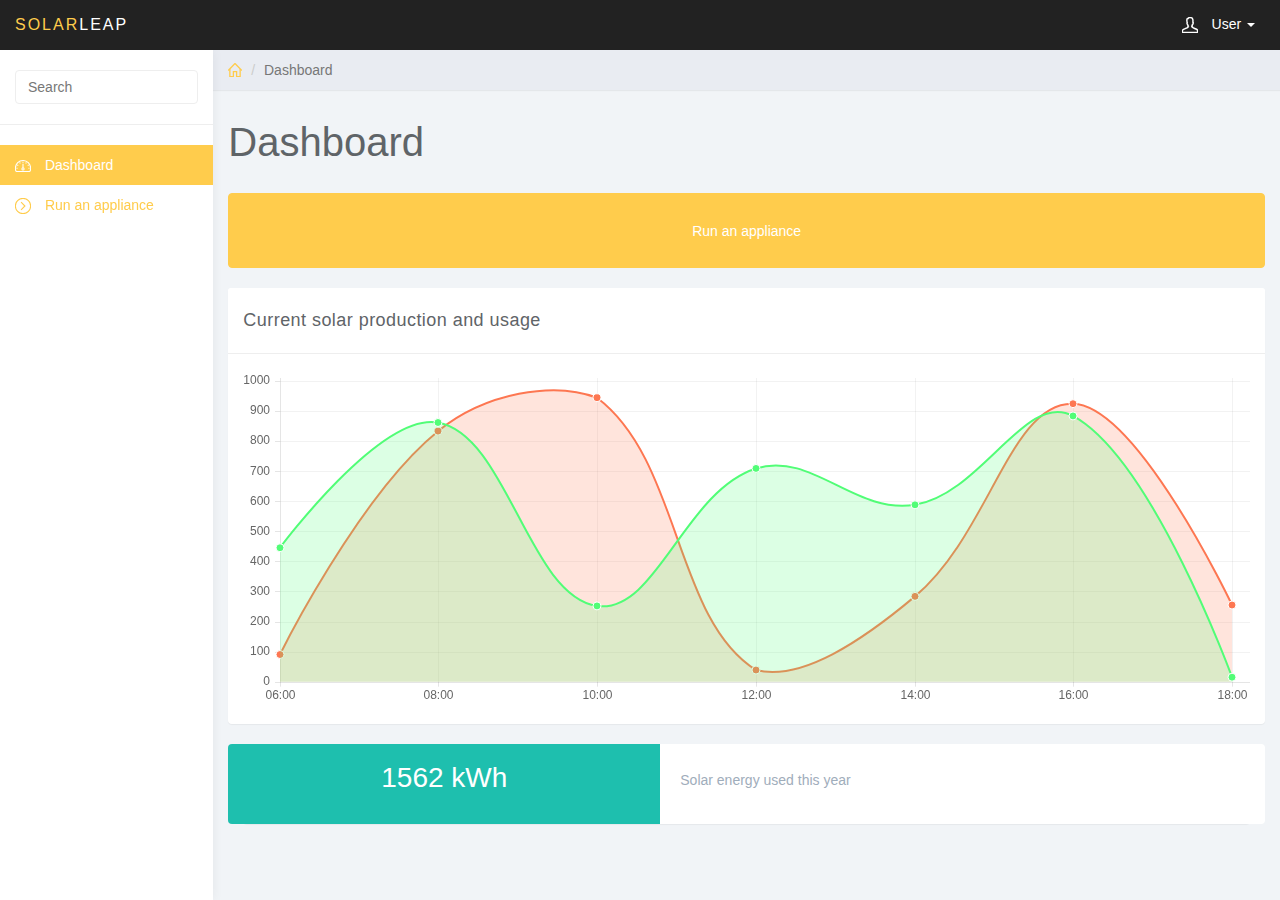
<file: application/index.html>
<!DOCTYPE html>
<html>
<head>
<meta charset="utf-8">
<meta name="viewport" content="width=device-width, initial-scale=1">
<title>Lumino - Dashboard</title>

<link href="css/bootstrap.min.css" rel="stylesheet">
<link href="css/datepicker3.css" rel="stylesheet">
<link href="css/styles.css" rel="stylesheet">

<!--Icons-->
<script src="js/lumino.glyphs.js"></script>

<!--[if lt IE 9]>
<script src="js/html5shiv.js"></script>
<script src="js/respond.min.js"></script>
<![endif]-->

</head>

<body>
	<nav class="navbar navbar-inverse navbar-fixed-top" role="navigation">
		<div class="container-fluid">
			<div class="navbar-header">
				<button type="button" class="navbar-toggle collapsed" data-toggle="collapse" data-target="#sidebar-collapse">
					<span class="sr-only">Toggle navigation</span>
					<span class="icon-bar"></span>
					<span class="icon-bar"></span>
					<span class="icon-bar"></span>
				</button>
				<a class="navbar-brand" href="#"><span>Solar</span>Leap</a>
				<ul class="user-menu">
					<li class="dropdown pull-right">
						<a href="#" class="dropdown-toggle" data-toggle="dropdown"><svg class="glyph stroked male-user"><use xlink:href="#stroked-male-user"></use></svg> User <span class="caret"></span></a>
						<ul class="dropdown-menu" role="menu">
							<li><a href="#"><svg class="glyph stroked male-user"><use xlink:href="#stroked-male-user"></use></svg> Profile</a></li>
							<li><a href="#"><svg class="glyph stroked gear"><use xlink:href="#stroked-gear"></use></svg> Settings</a></li>
							<li><a href="#"><svg class="glyph stroked cancel"><use xlink:href="#stroked-cancel"></use></svg> Logout</a></li>
						</ul>
					</li>
				</ul>
			</div>
							
		</div><!-- /.container-fluid -->
	</nav>
		
	<div id="sidebar-collapse" class="col-sm-3 col-lg-2 sidebar">
		<form role="search">
			<div class="form-group">
				<input type="text" class="form-control" placeholder="Search">
			</div>
		</form>
		<ul class="nav menu">
			<li class="active"><a href="index.html"><svg class="glyph stroked dashboard-dial"><use xlink:href="#stroked-dashboard-dial"></use></svg> Dashboard</a></li>
			<li><a href="run.html"><svg class="glyph stroked chevron right"><use xlink:href="#stroked-chevron-right"/></svg> Run an appliance</a></li>
		</ul>

	</div><!--/.sidebar-->
	
	
		
	<div class="col-sm-9 col-sm-offset-3 col-lg-10 col-lg-offset-2 main">			
		<div class="row">
			<ol class="breadcrumb">
				<li><a href="#"><svg class="glyph stroked home"><use xlink:href="#stroked-home"></use></svg></a></li>
				<li class="active">Dashboard</li>
			</ol>
		</div><!--/.row-->
		
		<div class="row">
			<div class="col-lg-12">
				<h1 class="page-header">Dashboard</h1>
			</div>
		</div><!--/.row-->
		
		<div class="row">
			<div class="col-xs-12 col-md-12 col-lg-12">
				<form action="run.html"><button class="btn btn-primary big-button">Run an appliance</button></form>
				<br>
			</div>
		</div><!--/.row-->
		
		<div class="row">
			<div class="col-lg-12">
				<div class="panel panel-default">
					<div class="panel-heading">Current solar production and usage</div>
					<div class="panel-body">
						<div class="canvas-wrapper">
							<canvas class="main-chart" id="line-chart" height="200" width="600"></canvas>
						</div>
					</div>
				</div>
			</div>
		</div><!--/.row-->
		
		<div class="col-xs-12 col-md-12 col-lg-13">
			<div class="panel panel-teal panel-widget">
				<div class="row">
					<div class="col-sm-3 col-lg-5 widget-left">
						<div class="large padding-top small-line-height">1562 kWh</div>
					</div>
					<div class="col-sm-9 col-lg-7 widget-right">
						<div class="text-muted padding-top">Solar energy used this year</div>
					</div>
				</div>
			</div>
		</div>
		

	</div>	<!--/.main-->

	<script src="js/jquery-1.11.1.min.js"></script>
	<script src="js/bootstrap.min.js"></script>
	<script src="js/chart.min.js"></script>
	<script src="js/chart-data.js"></script>
	<script src="js/easypiechart.js"></script>
	<script src="js/easypiechart-data.js"></script>
	<script src="js/bootstrap-datepicker.js"></script>
	<script>
		$('#calendar').datepicker({
		});

		!function ($) {
		    $(document).on("click","ul.nav li.parent > a > span.icon", function(){          
		        $(this).find('em:first').toggleClass("glyphicon-minus");      
		    }); 
		    $(".sidebar span.icon").find('em:first').addClass("glyphicon-plus");
		}(window.jQuery);

		$(window).on('resize', function () {
		  if ($(window).width() > 768) $('#sidebar-collapse').collapse('show')
		})
		$(window).on('resize', function () {
		  if ($(window).width() <= 767) $('#sidebar-collapse').collapse('hide')
		})
	</script>	
</body>

</html>
</file>
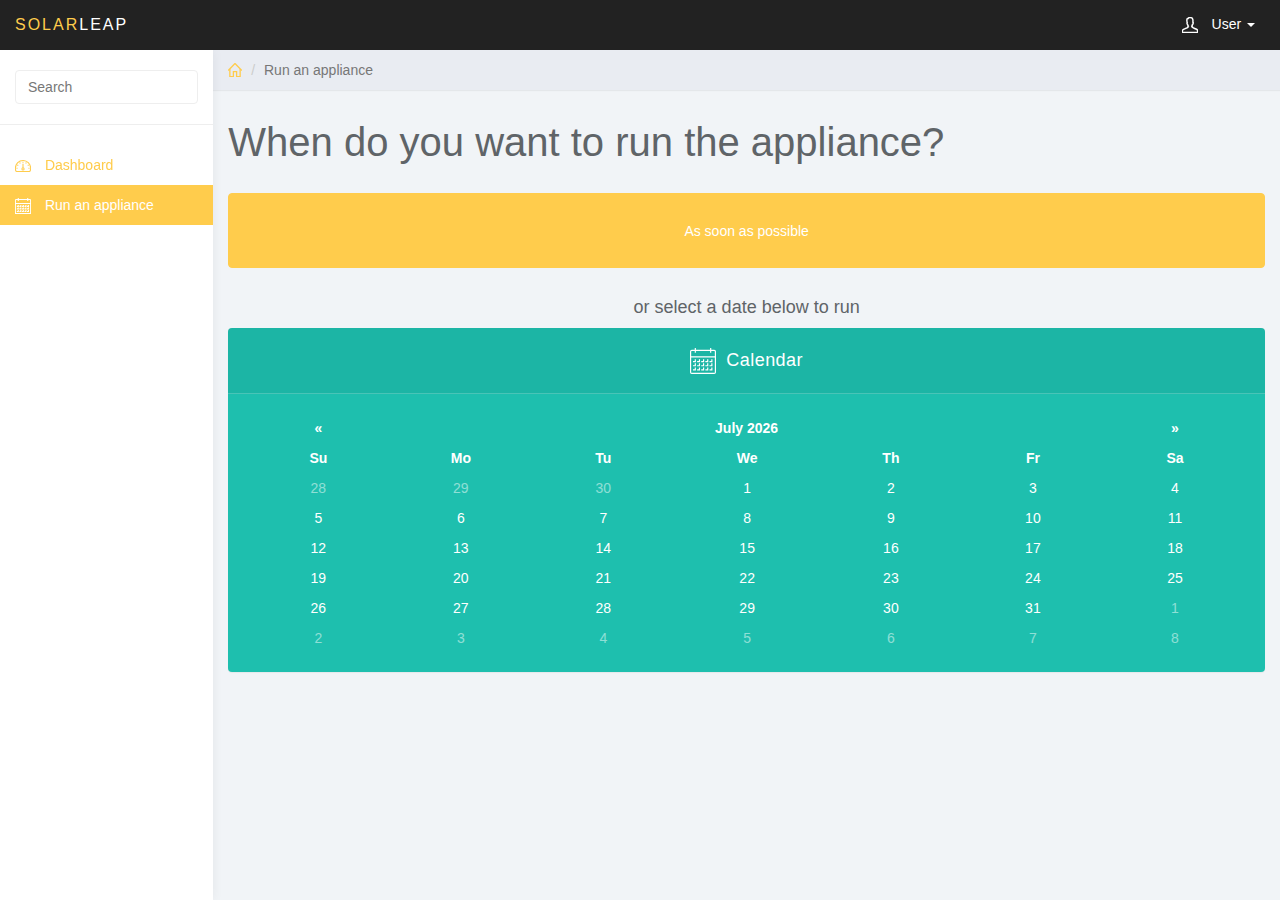
<file: application/applianceselected.html>
<!DOCTYPE html>
<html>
<head>
<meta charset="utf-8">
<meta name="viewport" content="width=device-width, initial-scale=1">
<title>Lumino - Dashboard</title>

<link href="css/bootstrap.min.css" rel="stylesheet">
<link href="css/datepicker3.css" rel="stylesheet">
<link href="css/styles.css" rel="stylesheet">

<!--Icons-->
<script src="js/lumino.glyphs.js"></script>

<!--[if lt IE 9]>
<script src="js/html5shiv.js"></script>
<script src="js/respond.min.js"></script>
<![endif]-->

</head>

<body>
	<nav class="navbar navbar-inverse navbar-fixed-top" role="navigation">
		<div class="container-fluid">
			<div class="navbar-header">
				<button type="button" class="navbar-toggle collapsed" data-toggle="collapse" data-target="#sidebar-collapse">
					<span class="sr-only">Toggle navigation</span>
					<span class="icon-bar"></span>
					<span class="icon-bar"></span>
					<span class="icon-bar"></span>
				</button>
				<a class="navbar-brand" href="#"><span>Solar</span>Leap</a>
				<ul class="user-menu">
					<li class="dropdown pull-right">
						<a href="#" class="dropdown-toggle" data-toggle="dropdown"><svg class="glyph stroked male-user"><use xlink:href="#stroked-male-user"></use></svg> User <span class="caret"></span></a>
						<ul class="dropdown-menu" role="menu">
							<li><a href="#"><svg class="glyph stroked male-user"><use xlink:href="#stroked-male-user"></use></svg> Profile</a></li>
							<li><a href="#"><svg class="glyph stroked gear"><use xlink:href="#stroked-gear"></use></svg> Settings</a></li>
							<li><a href="#"><svg class="glyph stroked cancel"><use xlink:href="#stroked-cancel"></use></svg> Logout</a></li>
						</ul>
					</li>
				</ul>
			</div>
							
		</div><!-- /.container-fluid -->
	</nav>
		
	<div id="sidebar-collapse" class="col-sm-3 col-lg-2 sidebar">
		<form role="search">
			<div class="form-group">
				<input type="text" class="form-control" placeholder="Search">
			</div>
		</form>
		<ul class="nav menu">
			<li><a href="index.html"><svg class="glyph stroked dashboard-dial"><use xlink:href="#stroked-dashboard-dial"></use></svg> Dashboard</a></li>
			<li class="active"><a href="run.html"><svg class="glyph stroked calendar"><use xlink:href="#stroked-calendar"></use></svg> Run an appliance</a></li>
		</ul>

	</div><!--/.sidebar-->
	
	
		
	<div class="col-sm-9 col-sm-offset-3 col-lg-10 col-lg-offset-2 main">			
		<div class="row">
			<ol class="breadcrumb">
				<li><a href="#"><svg class="glyph stroked home"><use xlink:href="#stroked-home"></use></svg></a></li>
				<li class="active">Run an appliance</li>
			</ol>
		</div><!--/.row-->
		
		<div class="row">
			<div class="col-lg-12">
				<h1 class="page-header">When do you want to run the appliance?</h1>
			</div>
		</div><!--/.row-->
		
		<div class="row">
			<div class="col-xs-12 col-md-12 col-lg-12">
				<form action="dashboardconfirmation.html"><button class="btn btn-primary big-button">As soon as possible</button></form>
				<br>
			</div>
		</div><!--/.row-->
		
		<div class="row">
			<div class="col-xs-12 col-md-12 col-lg-12">
				<h4 class="text-center">or select a date below to run</h4>
			</div>
		</div>
		
		<div class="row">
			<div class="col-xs-12 col-md-12 col-lg-12">
				<div class="panel panel-teal">
					<div class="panel-heading dark-overlay"><svg class="glyph stroked calendar"><use xlink:href="#stroked-calendar"></use></svg>Calendar</div>
						<div class="panel-body">
							<div id="calendar"></div>
						</div>
					</div>
				</div>
			</div>
		</div>
								
	</div>	<!--/.main-->

	<script src="js/jquery-1.11.1.min.js"></script>
	<script src="js/bootstrap.min.js"></script>
	<script src="js/chart.min.js"></script>
	<script src="js/chart-data.js"></script>
	<script src="js/easypiechart.js"></script>
	<script src="js/easypiechart-data.js"></script>
	<script src="js/bootstrap-datepicker.js"></script>
	<script>
		$('#calendar').datepicker({
		});

		!function ($) {
		    $(document).on("click","ul.nav li.parent > a > span.icon", function(){          
		        $(this).find('em:first').toggleClass("glyphicon-minus");      
		    }); 
		    $(".sidebar span.icon").find('em:first').addClass("glyphicon-plus");
		}(window.jQuery);

		$(window).on('resize', function () {
		  if ($(window).width() > 768) $('#sidebar-collapse').collapse('show')
		})
		$(window).on('resize', function () {
		  if ($(window).width() <= 767) $('#sidebar-collapse').collapse('hide')
		})
	</script>	
</body>

</html>
</file>
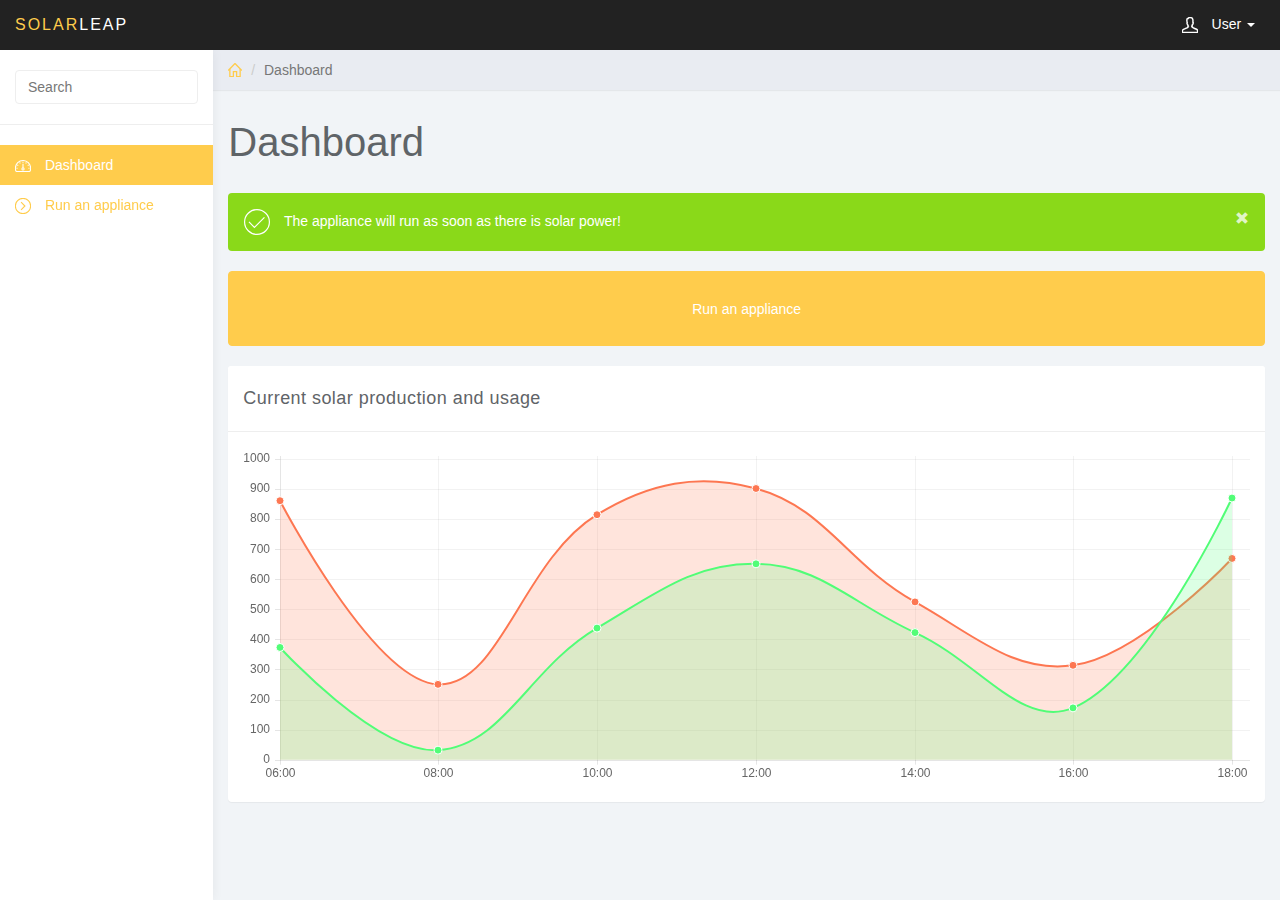
<file: application/dashboardconfirmation.html>
<!DOCTYPE html>
<html>
<head>
<meta charset="utf-8">
<meta name="viewport" content="width=device-width, initial-scale=1">
<title>Lumino - Dashboard</title>

<link href="css/bootstrap.min.css" rel="stylesheet">
<link href="css/datepicker3.css" rel="stylesheet">
<link href="css/styles.css" rel="stylesheet">

<!--Icons-->
<script src="js/lumino.glyphs.js"></script>

<!--[if lt IE 9]>
<script src="js/html5shiv.js"></script>
<script src="js/respond.min.js"></script>
<![endif]-->

</head>

<body>
	<nav class="navbar navbar-inverse navbar-fixed-top" role="navigation">
		<div class="container-fluid">
			<div class="navbar-header">
				<button type="button" class="navbar-toggle collapsed" data-toggle="collapse" data-target="#sidebar-collapse">
					<span class="sr-only">Toggle navigation</span>
					<span class="icon-bar"></span>
					<span class="icon-bar"></span>
					<span class="icon-bar"></span>
				</button>
				<a class="navbar-brand" href="#"><span>Solar</span>Leap</a>
				<ul class="user-menu">
					<li class="dropdown pull-right">
						<a href="#" class="dropdown-toggle" data-toggle="dropdown"><svg class="glyph stroked male-user"><use xlink:href="#stroked-male-user"></use></svg> User <span class="caret"></span></a>
						<ul class="dropdown-menu" role="menu">
							<li><a href="#"><svg class="glyph stroked male-user"><use xlink:href="#stroked-male-user"></use></svg> Profile</a></li>
							<li><a href="#"><svg class="glyph stroked gear"><use xlink:href="#stroked-gear"></use></svg> Settings</a></li>
							<li><a href="#"><svg class="glyph stroked cancel"><use xlink:href="#stroked-cancel"></use></svg> Logout</a></li>
						</ul>
					</li>
				</ul>
			</div>
							
		</div><!-- /.container-fluid -->
	</nav>
		
	<div id="sidebar-collapse" class="col-sm-3 col-lg-2 sidebar">
		<form role="search">
			<div class="form-group">
				<input type="text" class="form-control" placeholder="Search">
			</div>
		</form>
		<ul class="nav menu">
			<li class="active"><a href="index.html"><svg class="glyph stroked dashboard-dial"><use xlink:href="#stroked-dashboard-dial"></use></svg> Dashboard</a></li>
			<li><a href="run.html"><svg class="glyph stroked chevron right"><use xlink:href="#stroked-chevron-right"/></svg> Run an appliance</a></li>
		</ul>

	</div><!--/.sidebar-->
	
	
		
	<div class="col-sm-9 col-sm-offset-3 col-lg-10 col-lg-offset-2 main">			
		<div class="row">
			<ol class="breadcrumb">
				<li><a href="#"><svg class="glyph stroked home"><use xlink:href="#stroked-home"></use></svg></a></li>
				<li class="active">Dashboard</li>
			</ol>
		</div><!--/.row-->
		
		<div class="row">
			<div class="col-lg-12">
				<h1 class="page-header">Dashboard</h1>
			</div>
		</div><!--/.row-->
		
		<div class="row">
			<div class="col-lg-12">
				<div class="alert bg-success" role="alert">
					<svg class="glyph stroked checkmark"><use xlink:href="#stroked-checkmark"></use></svg> The appliance will run as soon as there is solar power! <a href="#" class="pull-right"><span class="glyphicon glyphicon-remove"></span></a>
				</div>
			</div>
		</div><!--/.row-->	
		
		<div class="row">
			<div class="col-xs-12 col-md-12 col-lg-12">
				<form action="run.html"><button class="btn btn-primary big-button">Run an appliance</button></form>
				<br>
			</div>
		</div><!--/.row-->
		
		<div class="row">
			<div class="col-lg-12">
				<div class="panel panel-default">
					<div class="panel-heading">Current solar production and usage</div>
					<div class="panel-body">
						<div class="canvas-wrapper">
							<canvas class="main-chart" id="line-chart" height="200" width="600"></canvas>
						</div>
					</div>
				</div>
			</div>
		</div><!--/.row-->
		

	</div>	<!--/.main-->

	<script src="js/jquery-1.11.1.min.js"></script>
	<script src="js/bootstrap.min.js"></script>
	<script src="js/chart.min.js"></script>
	<script src="js/chart-data.js"></script>
	<script src="js/easypiechart.js"></script>
	<script src="js/easypiechart-data.js"></script>
	<script src="js/bootstrap-datepicker.js"></script>
	<script>
		$('#calendar').datepicker({
		});

		!function ($) {
		    $(document).on("click","ul.nav li.parent > a > span.icon", function(){          
		        $(this).find('em:first').toggleClass("glyphicon-minus");      
		    }); 
		    $(".sidebar span.icon").find('em:first').addClass("glyphicon-plus");
		}(window.jQuery);

		$(window).on('resize', function () {
		  if ($(window).width() > 768) $('#sidebar-collapse').collapse('show')
		})
		$(window).on('resize', function () {
		  if ($(window).width() <= 767) $('#sidebar-collapse').collapse('hide')
		})
	</script>	
</body>

</html>
</file>
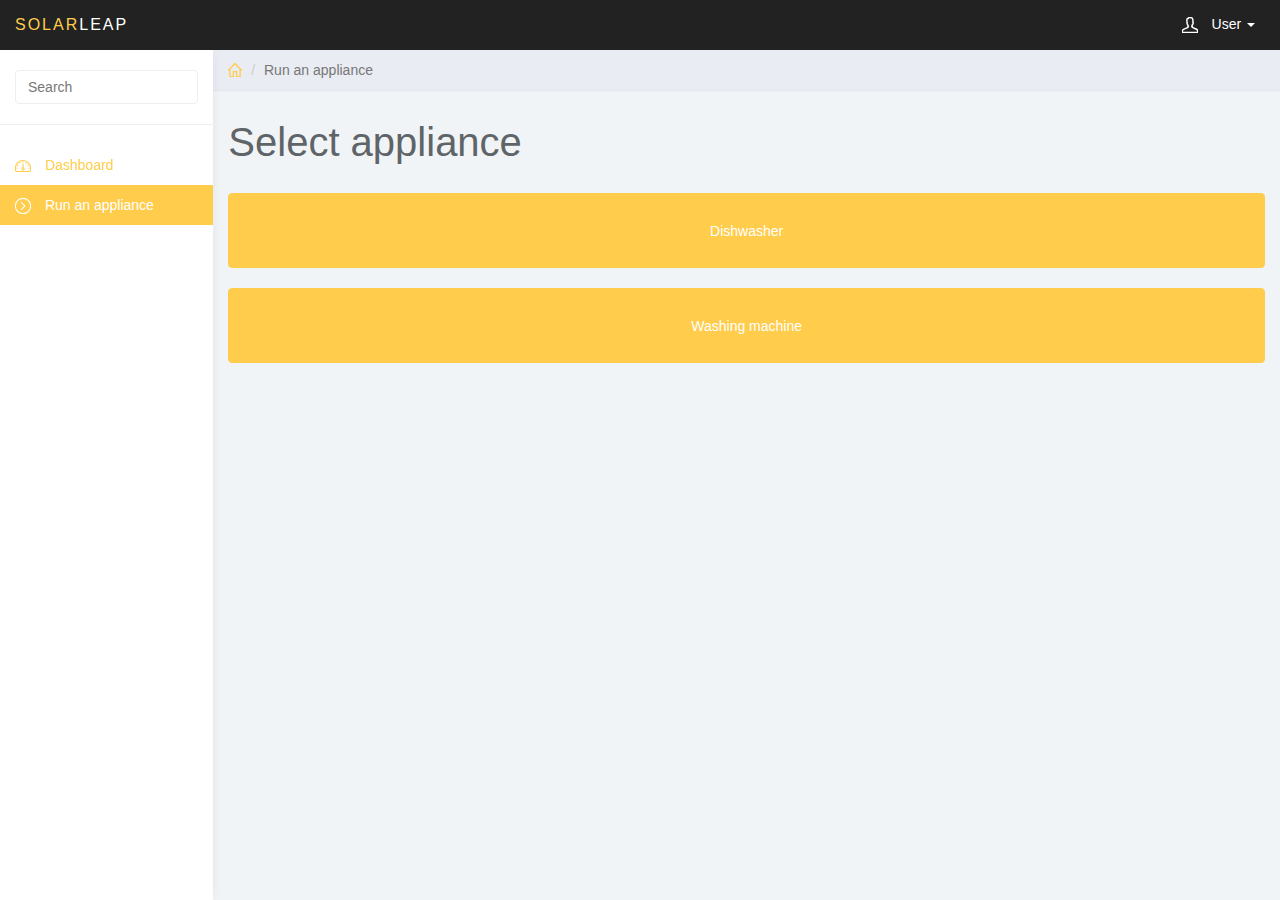
<file: application/run.html>
<!DOCTYPE html>
<html>
<head>
<meta charset="utf-8">
<meta name="viewport" content="width=device-width, initial-scale=1">
<title>Lumino - Dashboard</title>

<link href="css/bootstrap.min.css" rel="stylesheet">
<link href="css/datepicker3.css" rel="stylesheet">
<link href="css/styles.css" rel="stylesheet">

<!--Icons-->
<script src="js/lumino.glyphs.js"></script>

<!--[if lt IE 9]>
<script src="js/html5shiv.js"></script>
<script src="js/respond.min.js"></script>
<![endif]-->

</head>

<body>
	<nav class="navbar navbar-inverse navbar-fixed-top" role="navigation">
		<div class="container-fluid">
			<div class="navbar-header">
				<button type="button" class="navbar-toggle collapsed" data-toggle="collapse" data-target="#sidebar-collapse">
					<span class="sr-only">Toggle navigation</span>
					<span class="icon-bar"></span>
					<span class="icon-bar"></span>
					<span class="icon-bar"></span>
				</button>
				<a class="navbar-brand" href="#"><span>Solar</span>Leap</a>
				<ul class="user-menu">
					<li class="dropdown pull-right">
						<a href="#" class="dropdown-toggle" data-toggle="dropdown"><svg class="glyph stroked male-user"><use xlink:href="#stroked-male-user"></use></svg> User <span class="caret"></span></a>
						<ul class="dropdown-menu" role="menu">
							<li><a href="#"><svg class="glyph stroked male-user"><use xlink:href="#stroked-male-user"></use></svg> Profile</a></li>
							<li><a href="#"><svg class="glyph stroked gear"><use xlink:href="#stroked-gear"></use></svg> Settings</a></li>
							<li><a href="#"><svg class="glyph stroked cancel"><use xlink:href="#stroked-cancel"></use></svg> Logout</a></li>
						</ul>
					</li>
				</ul>
			</div>
							
		</div><!-- /.container-fluid -->
	</nav>
		
	<div id="sidebar-collapse" class="col-sm-3 col-lg-2 sidebar">
		<form role="search">
			<div class="form-group">
				<input type="text" class="form-control" placeholder="Search">
			</div>
		</form>
		<ul class="nav menu">
			<li><a href="index.html"><svg class="glyph stroked dashboard-dial"><use xlink:href="#stroked-dashboard-dial"></use></svg> Dashboard</a></li>
			<li class="active"><a href="run.html"><svg class="glyph stroked chevron right"><use xlink:href="#stroked-chevron-right"/></svg> Run an appliance</a></li>
		</ul>

	</div><!--/.sidebar-->
	
	
		
	<div class="col-sm-9 col-sm-offset-3 col-lg-10 col-lg-offset-2 main">			
		<div class="row">
			<ol class="breadcrumb">
				<li><a href="#"><svg class="glyph stroked home"><use xlink:href="#stroked-home"></use></svg></a></li>
				<li class="active">Run an appliance</li>
			</ol>
		</div><!--/.row-->
		
		<div class="row">
			<div class="col-lg-12">
				<h1 class="page-header">Select appliance</h1>
			</div>
		</div><!--/.row-->
		
		<div class="row">
			<div class="col-xs-12 col-md-12 col-lg-12">
				<form action="applianceselected.html"><button class="btn btn-primary big-button">Dishwasher</button></form>
				<br>
			</div>
		</div><!--/.row-->
		
		<div class="row">
			<div class="col-xs-12 col-md-12 col-lg-12">
				<form action="applianceselected.html"><button class="btn btn-primary big-button">Washing machine</button></form>
				<br>
			</div>
		</div><!--/.row-->

								
	</div>	<!--/.main-->

	<script src="js/jquery-1.11.1.min.js"></script>
	<script src="js/bootstrap.min.js"></script>
	<script src="js/chart.min.js"></script>
	<script src="js/chart-data.js"></script>
	<script src="js/easypiechart.js"></script>
	<script src="js/easypiechart-data.js"></script>
	<script src="js/bootstrap-datepicker.js"></script>
	<script>
		$('#calendar').datepicker({
		});

		!function ($) {
		    $(document).on("click","ul.nav li.parent > a > span.icon", function(){          
		        $(this).find('em:first').toggleClass("glyphicon-minus");      
		    }); 
		    $(".sidebar span.icon").find('em:first').addClass("glyphicon-plus");
		}(window.jQuery);

		$(window).on('resize', function () {
		  if ($(window).width() > 768) $('#sidebar-collapse').collapse('show')
		})
		$(window).on('resize', function () {
		  if ($(window).width() <= 767) $('#sidebar-collapse').collapse('hide')
		})
	</script>	
</body>

</html>
</file>
<file: application/css/datepicker3.css>
/*!
 * Datepicker for Bootstrap
 *
 * Copyright 2012 Stefan Petre
 * Improvements by Andrew Rowls
 * Licensed under the Apache License v2.0
 * http://www.apache.org/licenses/LICENSE-2.0
 *
 */
.datepicker {
  padding: 4px;
  border-radius: 4px;
  direction: ltr;
  /*.dow {
		border-top: 1px solid #ddd !important;
	}*/
}
.datepicker-inline {
  width: 220px;
}
.datepicker.datepicker-rtl {
  direction: rtl;
}
.datepicker.datepicker-rtl table tr td span {
  float: right;
}
.datepicker-dropdown {
  top: 0;
  left: 0;
}
.datepicker-dropdown:before {
  content: '';
  display: inline-block;
  border-left: 7px solid transparent;
  border-right: 7px solid transparent;
  border-bottom: 7px solid #ccc;
  border-top: 0;
  border-bottom-color: rgba(0, 0, 0, 0.2);
  position: absolute;
}
.datepicker-dropdown:after {
  content: '';
  display: inline-block;
  border-left: 6px solid transparent;
  border-right: 6px solid transparent;
  border-bottom: 6px solid #fff;
  border-top: 0;
  position: absolute;
}
.datepicker-dropdown.datepicker-orient-left:before {
  left: 6px;
}
.datepicker-dropdown.datepicker-orient-left:after {
  left: 7px;
}
.datepicker-dropdown.datepicker-orient-right:before {
  right: 6px;
}
.datepicker-dropdown.datepicker-orient-right:after {
  right: 7px;
}
.datepicker-dropdown.datepicker-orient-top:before {
  top: -7px;
}
.datepicker-dropdown.datepicker-orient-top:after {
  top: -6px;
}
.datepicker-dropdown.datepicker-orient-bottom:before {
  bottom: -7px;
  border-bottom: 0;
  border-top: 7px solid #999;
}
.datepicker-dropdown.datepicker-orient-bottom:after {
  bottom: -6px;
  border-bottom: 0;
  border-top: 6px solid #fff;
}
.datepicker > div {
  display: none;
}
.datepicker.days div.datepicker-days {
  display: block;
}
.datepicker.months div.datepicker-months {
  display: block;
}
.datepicker.years div.datepicker-years {
  display: block;
}
.datepicker table {
  margin: 0;
  -webkit-touch-callout: none;
  -webkit-user-select: none;
  -khtml-user-select: none;
  -moz-user-select: none;
  -ms-user-select: none;
  user-select: none;
}
.datepicker table tr td,
.datepicker table tr th {
  text-align: center;
  width: 30px;
  height: 30px;
  border-radius: 4px;
  border: none;
}
.table-striped .datepicker table tr td,
.table-striped .datepicker table tr th {
  background-color: transparent;
}
.datepicker table tr td.day:hover,
.datepicker table tr td.day.focused {
  background: #eeeeee;
  cursor: pointer;
}
.datepicker table tr td.old,
.datepicker table tr td.new {
  color: #999999;
}
.datepicker table tr td.disabled,
.datepicker table tr td.disabled:hover {
  background: none;
  color: #999999;
  cursor: default;
}
.datepicker table tr td.today,
.datepicker table tr td.today:hover,
.datepicker table tr td.today.disabled,
.datepicker table tr td.today.disabled:hover {
  color: #000000;
  background-color: #ffdb99;
  border-color: #ffb733;
}
.datepicker table tr td.today:hover,
.datepicker table tr td.today:hover:hover,
.datepicker table tr td.today.disabled:hover,
.datepicker table tr td.today.disabled:hover:hover,
.datepicker table tr td.today:focus,
.datepicker table tr td.today:hover:focus,
.datepicker table tr td.today.disabled:focus,
.datepicker table tr td.today.disabled:hover:focus,
.datepicker table tr td.today:active,
.datepicker table tr td.today:hover:active,
.datepicker table tr td.today.disabled:active,
.datepicker table tr td.today.disabled:hover:active,
.datepicker table tr td.today.active,
.datepicker table tr td.today:hover.active,
.datepicker table tr td.today.disabled.active,
.datepicker table tr td.today.disabled:hover.active,
.open .dropdown-toggle.datepicker table tr td.today,
.open .dropdown-toggle.datepicker table tr td.today:hover,
.open .dropdown-toggle.datepicker table tr td.today.disabled,
.open .dropdown-toggle.datepicker table tr td.today.disabled:hover {
  color: #000000;
  background-color: #ffcd70;
  border-color: #f59e00;
}
.datepicker table tr td.today:active,
.datepicker table tr td.today:hover:active,
.datepicker table tr td.today.disabled:active,
.datepicker table tr td.today.disabled:hover:active,
.datepicker table tr td.today.active,
.datepicker table tr td.today:hover.active,
.datepicker table tr td.today.disabled.active,
.datepicker table tr td.today.disabled:hover.active,
.open .dropdown-toggle.datepicker table tr td.today,
.open .dropdown-toggle.datepicker table tr td.today:hover,
.open .dropdown-toggle.datepicker table tr td.today.disabled,
.open .dropdown-toggle.datepicker table tr td.today.disabled:hover {
  background-image: none;
}
.datepicker table tr td.today.disabled,
.datepicker table tr td.today:hover.disabled,
.datepicker table tr td.today.disabled.disabled,
.datepicker table tr td.today.disabled:hover.disabled,
.datepicker table tr td.today[disabled],
.datepicker table tr td.today:hover[disabled],
.datepicker table tr td.today.disabled[disabled],
.datepicker table tr td.today.disabled:hover[disabled],
fieldset[disabled] .datepicker table tr td.today,
fieldset[disabled] .datepicker table tr td.today:hover,
fieldset[disabled] .datepicker table tr td.today.disabled,
fieldset[disabled] .datepicker table tr td.today.disabled:hover,
.datepicker table tr td.today.disabled:hover,
.datepicker table tr td.today:hover.disabled:hover,
.datepicker table tr td.today.disabled.disabled:hover,
.datepicker table tr td.today.disabled:hover.disabled:hover,
.datepicker table tr td.today[disabled]:hover,
.datepicker table tr td.today:hover[disabled]:hover,
.datepicker table tr td.today.disabled[disabled]:hover,
.datepicker table tr td.today.disabled:hover[disabled]:hover,
fieldset[disabled] .datepicker table tr td.today:hover,
fieldset[disabled] .datepicker table tr td.today:hover:hover,
fieldset[disabled] .datepicker table tr td.today.disabled:hover,
fieldset[disabled] .datepicker table tr td.today.disabled:hover:hover,
.datepicker table tr td.today.disabled:focus,
.datepicker table tr td.today:hover.disabled:focus,
.datepicker table tr td.today.disabled.disabled:focus,
.datepicker table tr td.today.disabled:hover.disabled:focus,
.datepicker table tr td.today[disabled]:focus,
.datepicker table tr td.today:hover[disabled]:focus,
.datepicker table tr td.today.disabled[disabled]:focus,
.datepicker table tr td.today.disabled:hover[disabled]:focus,
fieldset[disabled] .datepicker table tr td.today:focus,
fieldset[disabled] .datepicker table tr td.today:hover:focus,
fieldset[disabled] .datepicker table tr td.today.disabled:focus,
fieldset[disabled] .datepicker table tr td.today.disabled:hover:focus,
.datepicker table tr td.today.disabled:active,
.datepicker table tr td.today:hover.disabled:active,
.datepicker table tr td.today.disabled.disabled:active,
.datepicker table tr td.today.disabled:hover.disabled:active,
.datepicker table tr td.today[disabled]:active,
.datepicker table tr td.today:hover[disabled]:active,
.datepicker table tr td.today.disabled[disabled]:active,
.datepicker table tr td.today.disabled:hover[disabled]:active,
fieldset[disabled] .datepicker table tr td.today:active,
fieldset[disabled] .datepicker table tr td.today:hover:active,
fieldset[disabled] .datepicker table tr td.today.disabled:active,
fieldset[disabled] .datepicker table tr td.today.disabled:hover:active,
.datepicker table tr td.today.disabled.active,
.datepicker table tr td.today:hover.disabled.active,
.datepicker table tr td.today.disabled.disabled.active,
.datepicker table tr td.today.disabled:hover.disabled.active,
.datepicker table tr td.today[disabled].active,
.datepicker table tr td.today:hover[disabled].active,
.datepicker table tr td.today.disabled[disabled].active,
.datepicker table tr td.today.disabled:hover[disabled].active,
fieldset[disabled] .datepicker table tr td.today.active,
fieldset[disabled] .datepicker table tr td.today:hover.active,
fieldset[disabled] .datepicker table tr td.today.disabled.active,
fieldset[disabled] .datepicker table tr td.today.disabled:hover.active {
  background-color: #ffdb99;
  border-color: #ffb733;
}
.datepicker table tr td.today:hover:hover {
  color: #000;
}
.datepicker table tr td.today.active:hover {
  color: #fff;
}
.datepicker table tr td.range,
.datepicker table tr td.range:hover,
.datepicker table tr td.range.disabled,
.datepicker table tr td.range.disabled:hover {
  background: #eeeeee;
  border-radius: 0;
}
.datepicker table tr td.range.today,
.datepicker table tr td.range.today:hover,
.datepicker table tr td.range.today.disabled,
.datepicker table tr td.range.today.disabled:hover {
  color: #000000;
  background-color: #f7ca77;
  border-color: #f1a417;
  border-radius: 0;
}
.datepicker table tr td.range.today:hover,
.datepicker table tr td.range.today:hover:hover,
.datepicker table tr td.range.today.disabled:hover,
.datepicker table tr td.range.today.disabled:hover:hover,
.datepicker table tr td.range.today:focus,
.datepicker table tr td.range.today:hover:focus,
.datepicker table tr td.range.today.disabled:focus,
.datepicker table tr td.range.today.disabled:hover:focus,
.datepicker table tr td.range.today:active,
.datepicker table tr td.range.today:hover:active,
.datepicker table tr td.range.today.disabled:active,
.datepicker table tr td.range.today.disabled:hover:active,
.datepicker table tr td.range.today.active,
.datepicker table tr td.range.today:hover.active,
.datepicker table tr td.range.today.disabled.active,
.datepicker table tr td.range.today.disabled:hover.active,
.open .dropdown-toggle.datepicker table tr td.range.today,
.open .dropdown-toggle.datepicker table tr td.range.today:hover,
.open .dropdown-toggle.datepicker table tr td.range.today.disabled,
.open .dropdown-toggle.datepicker table tr td.range.today.disabled:hover {
  color: #000000;
  background-color: #f4bb51;
  border-color: #bf800c;
}
.datepicker table tr td.range.today:active,
.datepicker table tr td.range.today:hover:active,
.datepicker table tr td.range.today.disabled:active,
.datepicker table tr td.range.today.disabled:hover:active,
.datepicker table tr td.range.today.active,
.datepicker table tr td.range.today:hover.active,
.datepicker table tr td.range.today.disabled.active,
.datepicker table tr td.range.today.disabled:hover.active,
.open .dropdown-toggle.datepicker table tr td.range.today,
.open .dropdown-toggle.datepicker table tr td.range.today:hover,
.open .dropdown-toggle.datepicker table tr td.range.today.disabled,
.open .dropdown-toggle.datepicker table tr td.range.today.disabled:hover {
  background-image: none;
}
.datepicker table tr td.range.today.disabled,
.datepicker table tr td.range.today:hover.disabled,
.datepicker table tr td.range.today.disabled.disabled,
.datepicker table tr td.range.today.disabled:hover.disabled,
.datepicker table tr td.range.today[disabled],
.datepicker table tr td.range.today:hover[disabled],
.datepicker table tr td.range.today.disabled[disabled],
.datepicker table tr td.range.today.disabled:hover[disabled],
fieldset[disabled] .datepicker table tr td.range.today,
fieldset[disabled] .datepicker table tr td.range.today:hover,
fieldset[disabled] .datepicker table tr td.range.today.disabled,
fieldset[disabled] .datepicker table tr td.range.today.disabled:hover,
.datepicker table tr td.range.today.disabled:hover,
.datepicker table tr td.range.today:hover.disabled:hover,
.datepicker table tr td.range.today.disabled.disabled:hover,
.datepicker table tr td.range.today.disabled:hover.disabled:hover,
.datepicker table tr td.range.today[disabled]:hover,
.datepicker table tr td.range.today:hover[disabled]:hover,
.datepicker table tr td.range.today.disabled[disabled]:hover,
.datepicker table tr td.range.today.disabled:hover[disabled]:hover,
fieldset[disabled] .datepicker table tr td.range.today:hover,
fieldset[disabled] .datepicker table tr td.range.today:hover:hover,
fieldset[disabled] .datepicker table tr td.range.today.disabled:hover,
fieldset[disabled] .datepicker table tr td.range.today.disabled:hover:hover,
.datepicker table tr td.range.today.disabled:focus,
.datepicker table tr td.range.today:hover.disabled:focus,
.datepicker table tr td.range.today.disabled.disabled:focus,
.datepicker table tr td.range.today.disabled:hover.disabled:focus,
.datepicker table tr td.range.today[disabled]:focus,
.datepicker table tr td.range.today:hover[disabled]:focus,
.datepicker table tr td.range.today.disabled[disabled]:focus,
.datepicker table tr td.range.today.disabled:hover[disabled]:focus,
fieldset[disabled] .datepicker table tr td.range.today:focus,
fieldset[disabled] .datepicker table tr td.range.today:hover:focus,
fieldset[disabled] .datepicker table tr td.range.today.disabled:focus,
fieldset[disabled] .datepicker table tr td.range.today.disabled:hover:focus,
.datepicker table tr td.range.today.disabled:active,
.datepicker table tr td.range.today:hover.disabled:active,
.datepicker table tr td.range.today.disabled.disabled:active,
.datepicker table tr td.range.today.disabled:hover.disabled:active,
.datepicker table tr td.range.today[disabled]:active,
.datepicker table tr td.range.today:hover[disabled]:active,
.datepicker table tr td.range.today.disabled[disabled]:active,
.datepicker table tr td.range.today.disabled:hover[disabled]:active,
fieldset[disabled] .datepicker table tr td.range.today:active,
fieldset[disabled] .datepicker table tr td.range.today:hover:active,
fieldset[disabled] .datepicker table tr td.range.today.disabled:active,
fieldset[disabled] .datepicker table tr td.range.today.disabled:hover:active,
.datepicker table tr td.range.today.disabled.active,
.datepicker table tr td.range.today:hover.disabled.active,
.datepicker table tr td.range.today.disabled.disabled.active,
.datepicker table tr td.range.today.disabled:hover.disabled.active,
.datepicker table tr td.range.today[disabled].active,
.datepicker table tr td.range.today:hover[disabled].active,
.datepicker table tr td.range.today.disabled[disabled].active,
.datepicker table tr td.range.today.disabled:hover[disabled].active,
fieldset[disabled] .datepicker table tr td.range.today.active,
fieldset[disabled] .datepicker table tr td.range.today:hover.active,
fieldset[disabled] .datepicker table tr td.range.today.disabled.active,
fieldset[disabled] .datepicker table tr td.range.today.disabled:hover.active {
  background-color: #f7ca77;
  border-color: #f1a417;
}
.datepicker table tr td.selected,
.datepicker table tr td.selected:hover,
.datepicker table tr td.selected.disabled,
.datepicker table tr td.selected.disabled:hover {
  color: #ffffff;
  background-color: #999999;
  border-color: #555555;
  text-shadow: 0 -1px 0 rgba(0, 0, 0, 0.25);
}
.datepicker table tr td.selected:hover,
.datepicker table tr td.selected:hover:hover,
.datepicker table tr td.selected.disabled:hover,
.datepicker table tr td.selected.disabled:hover:hover,
.datepicker table tr td.selected:focus,
.datepicker table tr td.selected:hover:focus,
.datepicker table tr td.selected.disabled:focus,
.datepicker table tr td.selected.disabled:hover:focus,
.datepicker table tr td.selected:active,
.datepicker table tr td.selected:hover:active,
.datepicker table tr td.selected.disabled:active,
.datepicker table tr td.selected.disabled:hover:active,
.datepicker table tr td.selected.active,
.datepicker table tr td.selected:hover.active,
.datepicker table tr td.selected.disabled.active,
.datepicker table tr td.selected.disabled:hover.active,
.open .dropdown-toggle.datepicker table tr td.selected,
.open .dropdown-toggle.datepicker table tr td.selected:hover,
.open .dropdown-toggle.datepicker table tr td.selected.disabled,
.open .dropdown-toggle.datepicker table tr td.selected.disabled:hover {
  color: #ffffff;
  background-color: #858585;
  border-color: #373737;
}
.datepicker table tr td.selected:active,
.datepicker table tr td.selected:hover:active,
.datepicker table tr td.selected.disabled:active,
.datepicker table tr td.selected.disabled:hover:active,
.datepicker table tr td.selected.active,
.datepicker table tr td.selected:hover.active,
.datepicker table tr td.selected.disabled.active,
.datepicker table tr td.selected.disabled:hover.active,
.open .dropdown-toggle.datepicker table tr td.selected,
.open .dropdown-toggle.datepicker table tr td.selected:hover,
.open .dropdown-toggle.datepicker table tr td.selected.disabled,
.open .dropdown-toggle.datepicker table tr td.selected.disabled:hover {
  background-image: none;
}
.datepicker table tr td.selected.disabled,
.datepicker table tr td.selected:hover.disabled,
.datepicker table tr td.selected.disabled.disabled,
.datepicker table tr td.selected.disabled:hover.disabled,
.datepicker table tr td.selected[disabled],
.datepicker table tr td.selected:hover[disabled],
.datepicker table tr td.selected.disabled[disabled],
.datepicker table tr td.selected.disabled:hover[disabled],
fieldset[disabled] .datepicker table tr td.selected,
fieldset[disabled] .datepicker table tr td.selected:hover,
fieldset[disabled] .datepicker table tr td.selected.disabled,
fieldset[disabled] .datepicker table tr td.selected.disabled:hover,
.datepicker table tr td.selected.disabled:hover,
.datepicker table tr td.selected:hover.disabled:hover,
.datepicker table tr td.selected.disabled.disabled:hover,
.datepicker table tr td.selected.disabled:hover.disabled:hover,
.datepicker table tr td.selected[disabled]:hover,
.datepicker table tr td.selected:hover[disabled]:hover,
.datepicker table tr td.selected.disabled[disabled]:hover,
.datepicker table tr td.selected.disabled:hover[disabled]:hover,
fieldset[disabled] .datepicker table tr td.selected:hover,
fieldset[disabled] .datepicker table tr td.selected:hover:hover,
fieldset[disabled] .datepicker table tr td.selected.disabled:hover,
fieldset[disabled] .datepicker table tr td.selected.disabled:hover:hover,
.datepicker table tr td.selected.disabled:focus,
.datepicker table tr td.selected:hover.disabled:focus,
.datepicker table tr td.selected.disabled.disabled:focus,
.datepicker table tr td.selected.disabled:hover.disabled:focus,
.datepicker table tr td.selected[disabled]:focus,
.datepicker table tr td.selected:hover[disabled]:focus,
.datepicker table tr td.selected.disabled[disabled]:focus,
.datepicker table tr td.selected.disabled:hover[disabled]:focus,
fieldset[disabled] .datepicker table tr td.selected:focus,
fieldset[disabled] .datepicker table tr td.selected:hover:focus,
fieldset[disabled] .datepicker table tr td.selected.disabled:focus,
fieldset[disabled] .datepicker table tr td.selected.disabled:hover:focus,
.datepicker table tr td.selected.disabled:active,
.datepicker table tr td.selected:hover.disabled:active,
.datepicker table tr td.selected.disabled.disabled:active,
.datepicker table tr td.selected.disabled:hover.disabled:active,
.datepicker table tr td.selected[disabled]:active,
.datepicker table tr td.selected:hover[disabled]:active,
.datepicker table tr td.selected.disabled[disabled]:active,
.datepicker table tr td.selected.disabled:hover[disabled]:active,
fieldset[disabled] .datepicker table tr td.selected:active,
fieldset[disabled] .datepicker table tr td.selected:hover:active,
fieldset[disabled] .datepicker table tr td.selected.disabled:active,
fieldset[disabled] .datepicker table tr td.selected.disabled:hover:active,
.datepicker table tr td.selected.disabled.active,
.datepicker table tr td.selected:hover.disabled.active,
.datepicker table tr td.selected.disabled.disabled.active,
.datepicker table tr td.selected.disabled:hover.disabled.active,
.datepicker table tr td.selected[disabled].active,
.datepicker table tr td.selected:hover[disabled].active,
.datepicker table tr td.selected.disabled[disabled].active,
.datepicker table tr td.selected.disabled:hover[disabled].active,
fieldset[disabled] .datepicker table tr td.selected.active,
fieldset[disabled] .datepicker table tr td.selected:hover.active,
fieldset[disabled] .datepicker table tr td.selected.disabled.active,
fieldset[disabled] .datepicker table tr td.selected.disabled:hover.active {
  background-color: #999999;
  border-color: #555555;
}
.datepicker table tr td.active,
.datepicker table tr td.active:hover,
.datepicker table tr td.active.disabled,
.datepicker table tr td.active.disabled:hover {
  color: #ffffff;
  background-color: #428bca;
  border-color: #357ebd;
  text-shadow: 0 -1px 0 rgba(0, 0, 0, 0.25);
}
.datepicker table tr td.active:hover,
.datepicker table tr td.active:hover:hover,
.datepicker table tr td.active.disabled:hover,
.datepicker table tr td.active.disabled:hover:hover,
.datepicker table tr td.active:focus,
.datepicker table tr td.active:hover:focus,
.datepicker table tr td.active.disabled:focus,
.datepicker table tr td.active.disabled:hover:focus,
.datepicker table tr td.active:active,
.datepicker table tr td.active:hover:active,
.datepicker table tr td.active.disabled:active,
.datepicker table tr td.active.disabled:hover:active,
.datepicker table tr td.active.active,
.datepicker table tr td.active:hover.active,
.datepicker table tr td.active.disabled.active,
.datepicker table tr td.active.disabled:hover.active,
.open .dropdown-toggle.datepicker table tr td.active,
.open .dropdown-toggle.datepicker table tr td.active:hover,
.open .dropdown-toggle.datepicker table tr td.active.disabled,
.open .dropdown-toggle.datepicker table tr td.active.disabled:hover {
  color: #ffffff;
  background-color: #3276b1;
  border-color: #285e8e;
}
.datepicker table tr td.active:active,
.datepicker table tr td.active:hover:active,
.datepicker table tr td.active.disabled:active,
.datepicker table tr td.active.disabled:hover:active,
.datepicker table tr td.active.active,
.datepicker table tr td.active:hover.active,
.datepicker table tr td.active.disabled.active,
.datepicker table tr td.active.disabled:hover.active,
.open .dropdown-toggle.datepicker table tr td.active,
.open .dropdown-toggle.datepicker table tr td.active:hover,
.open .dropdown-toggle.datepicker table tr td.active.disabled,
.open .dropdown-toggle.datepicker table tr td.active.disabled:hover {
  background-image: none;
}
.datepicker table tr td.active.disabled,
.datepicker table tr td.active:hover.disabled,
.datepicker table tr td.active.disabled.disabled,
.datepicker table tr td.active.disabled:hover.disabled,
.datepicker table tr td.active[disabled],
.datepicker table tr td.active:hover[disabled],
.datepicker table tr td.active.disabled[disabled],
.datepicker table tr td.active.disabled:hover[disabled],
fieldset[disabled] .datepicker table tr td.active,
fieldset[disabled] .datepicker table tr td.active:hover,
fieldset[disabled] .datepicker table tr td.active.disabled,
fieldset[disabled] .datepicker table tr td.active.disabled:hover,
.datepicker table tr td.active.disabled:hover,
.datepicker table tr td.active:hover.disabled:hover,
.datepicker table tr td.active.disabled.disabled:hover,
.datepicker table tr td.active.disabled:hover.disabled:hover,
.datepicker table tr td.active[disabled]:hover,
.datepicker table tr td.active:hover[disabled]:hover,
.datepicker table tr td.active.disabled[disabled]:hover,
.datepicker table tr td.active.disabled:hover[disabled]:hover,
fieldset[disabled] .datepicker table tr td.active:hover,
fieldset[disabled] .datepicker table tr td.active:hover:hover,
fieldset[disabled] .datepicker table tr td.active.disabled:hover,
fieldset[disabled] .datepicker table tr td.active.disabled:hover:hover,
.datepicker table tr td.active.disabled:focus,
.datepicker table tr td.active:hover.disabled:focus,
.datepicker table tr td.active.disabled.disabled:focus,
.datepicker table tr td.active.disabled:hover.disabled:focus,
.datepicker table tr td.active[disabled]:focus,
.datepicker table tr td.active:hover[disabled]:focus,
.datepicker table tr td.active.disabled[disabled]:focus,
.datepicker table tr td.active.disabled:hover[disabled]:focus,
fieldset[disabled] .datepicker table tr td.active:focus,
fieldset[disabled] .datepicker table tr td.active:hover:focus,
fieldset[disabled] .datepicker table tr td.active.disabled:focus,
fieldset[disabled] .datepicker table tr td.active.disabled:hover:focus,
.datepicker table tr td.active.disabled:active,
.datepicker table tr td.active:hover.disabled:active,
.datepicker table tr td.active.disabled.disabled:active,
.datepicker table tr td.active.disabled:hover.disabled:active,
.datepicker table tr td.active[disabled]:active,
.datepicker table tr td.active:hover[disabled]:active,
.datepicker table tr td.active.disabled[disabled]:active,
.datepicker table tr td.active.disabled:hover[disabled]:active,
fieldset[disabled] .datepicker table tr td.active:active,
fieldset[disabled] .datepicker table tr td.active:hover:active,
fieldset[disabled] .datepicker table tr td.active.disabled:active,
fieldset[disabled] .datepicker table tr td.active.disabled:hover:active,
.datepicker table tr td.active.disabled.active,
.datepicker table tr td.active:hover.disabled.active,
.datepicker table tr td.active.disabled.disabled.active,
.datepicker table tr td.active.disabled:hover.disabled.active,
.datepicker table tr td.active[disabled].active,
.datepicker table tr td.active:hover[disabled].active,
.datepicker table tr td.active.disabled[disabled].active,
.datepicker table tr td.active.disabled:hover[disabled].active,
fieldset[disabled] .datepicker table tr td.active.active,
fieldset[disabled] .datepicker table tr td.active:hover.active,
fieldset[disabled] .datepicker table tr td.active.disabled.active,
fieldset[disabled] .datepicker table tr td.active.disabled:hover.active {
  background-color: #428bca;
  border-color: #357ebd;
}
.datepicker table tr td span {
  display: block;
  width: 23%;
  height: 54px;
  line-height: 54px;
  float: left;
  margin: 1%;
  cursor: pointer;
  border-radius: 4px;
}
.datepicker table tr td span:hover {
  background: #eeeeee;
}
.datepicker table tr td span.disabled,
.datepicker table tr td span.disabled:hover {
  background: none;
  color: #999999;
  cursor: default;
}
.datepicker table tr td span.active,
.datepicker table tr td span.active:hover,
.datepicker table tr td span.active.disabled,
.datepicker table tr td span.active.disabled:hover {
  color: #ffffff;
  background-color: #428bca;
  border-color: #357ebd;
  text-shadow: 0 -1px 0 rgba(0, 0, 0, 0.25);
}
.datepicker table tr td span.active:hover,
.datepicker table tr td span.active:hover:hover,
.datepicker table tr td span.active.disabled:hover,
.datepicker table tr td span.active.disabled:hover:hover,
.datepicker table tr td span.active:focus,
.datepicker table tr td span.active:hover:focus,
.datepicker table tr td span.active.disabled:focus,
.datepicker table tr td span.active.disabled:hover:focus,
.datepicker table tr td span.active:active,
.datepicker table tr td span.active:hover:active,
.datepicker table tr td span.active.disabled:active,
.datepicker table tr td span.active.disabled:hover:active,
.datepicker table tr td span.active.active,
.datepicker table tr td span.active:hover.active,
.datepicker table tr td span.active.disabled.active,
.datepicker table tr td span.active.disabled:hover.active,
.open .dropdown-toggle.datepicker table tr td span.active,
.open .dropdown-toggle.datepicker table tr td span.active:hover,
.open .dropdown-toggle.datepicker table tr td span.active.disabled,
.open .dropdown-toggle.datepicker table tr td span.active.disabled:hover {
  color: #ffffff;
  background-color: #3276b1;
  border-color: #285e8e;
}
.datepicker table tr td span.active:active,
.datepicker table tr td span.active:hover:active,
.datepicker table tr td span.active.disabled:active,
.datepicker table tr td span.active.disabled:hover:active,
.datepicker table tr td span.active.active,
.datepicker table tr td span.active:hover.active,
.datepicker table tr td span.active.disabled.active,
.datepicker table tr td span.active.disabled:hover.active,
.open .dropdown-toggle.datepicker table tr td span.active,
.open .dropdown-toggle.datepicker table tr td span.active:hover,
.open .dropdown-toggle.datepicker table tr td span.active.disabled,
.open .dropdown-toggle.datepicker table tr td span.active.disabled:hover {
  background-image: none;
}
.datepicker table tr td span.active.disabled,
.datepicker table tr td span.active:hover.disabled,
.datepicker table tr td span.active.disabled.disabled,
.datepicker table tr td span.active.disabled:hover.disabled,
.datepicker table tr td span.active[disabled],
.datepicker table tr td span.active:hover[disabled],
.datepicker table tr td span.active.disabled[disabled],
.datepicker table tr td span.active.disabled:hover[disabled],
fieldset[disabled] .datepicker table tr td span.active,
fieldset[disabled] .datepicker table tr td span.active:hover,
fieldset[disabled] .datepicker table tr td span.active.disabled,
fieldset[disabled] .datepicker table tr td span.active.disabled:hover,
.datepicker table tr td span.active.disabled:hover,
.datepicker table tr td span.active:hover.disabled:hover,
.datepicker table tr td span.active.disabled.disabled:hover,
.datepicker table tr td span.active.disabled:hover.disabled:hover,
.datepicker table tr td span.active[disabled]:hover,
.datepicker table tr td span.active:hover[disabled]:hover,
.datepicker table tr td span.active.disabled[disabled]:hover,
.datepicker table tr td span.active.disabled:hover[disabled]:hover,
fieldset[disabled] .datepicker table tr td span.active:hover,
fieldset[disabled] .datepicker table tr td span.active:hover:hover,
fieldset[disabled] .datepicker table tr td span.active.disabled:hover,
fieldset[disabled] .datepicker table tr td span.active.disabled:hover:hover,
.datepicker table tr td span.active.disabled:focus,
.datepicker table tr td span.active:hover.disabled:focus,
.datepicker table tr td span.active.disabled.disabled:focus,
.datepicker table tr td span.active.disabled:hover.disabled:focus,
.datepicker table tr td span.active[disabled]:focus,
.datepicker table tr td span.active:hover[disabled]:focus,
.datepicker table tr td span.active.disabled[disabled]:focus,
.datepicker table tr td span.active.disabled:hover[disabled]:focus,
fieldset[disabled] .datepicker table tr td span.active:focus,
fieldset[disabled] .datepicker table tr td span.active:hover:focus,
fieldset[disabled] .datepicker table tr td span.active.disabled:focus,
fieldset[disabled] .datepicker table tr td span.active.disabled:hover:focus,
.datepicker table tr td span.active.disabled:active,
.datepicker table tr td span.active:hover.disabled:active,
.datepicker table tr td span.active.disabled.disabled:active,
.datepicker table tr td span.active.disabled:hover.disabled:active,
.datepicker table tr td span.active[disabled]:active,
.datepicker table tr td span.active:hover[disabled]:active,
.datepicker table tr td span.active.disabled[disabled]:active,
.datepicker table tr td span.active.disabled:hover[disabled]:active,
fieldset[disabled] .datepicker table tr td span.active:active,
fieldset[disabled] .datepicker table tr td span.active:hover:active,
fieldset[disabled] .datepicker table tr td span.active.disabled:active,
fieldset[disabled] .datepicker table tr td span.active.disabled:hover:active,
.datepicker table tr td span.active.disabled.active,
.datepicker table tr td span.active:hover.disabled.active,
.datepicker table tr td span.active.disabled.disabled.active,
.datepicker table tr td span.active.disabled:hover.disabled.active,
.datepicker table tr td span.active[disabled].active,
.datepicker table tr td span.active:hover[disabled].active,
.datepicker table tr td span.active.disabled[disabled].active,
.datepicker table tr td span.active.disabled:hover[disabled].active,
fieldset[disabled] .datepicker table tr td span.active.active,
fieldset[disabled] .datepicker table tr td span.active:hover.active,
fieldset[disabled] .datepicker table tr td span.active.disabled.active,
fieldset[disabled] .datepicker table tr td span.active.disabled:hover.active {
  background-color: #428bca;
  border-color: #357ebd;
}
.datepicker table tr td span.old,
.datepicker table tr td span.new {
  color: #999999;
}
.datepicker th.datepicker-switch {
  width: 145px;
}
.datepicker thead tr:first-child th,
.datepicker tfoot tr th {
  cursor: pointer;
}
.datepicker thead tr:first-child th:hover,
.datepicker tfoot tr th:hover {
  background: #eeeeee;
}
.datepicker .cw {
  font-size: 10px;
  width: 12px;
  padding: 0 2px 0 5px;
  vertical-align: middle;
}
.datepicker thead tr:first-child th.cw {
  cursor: default;
  background-color: transparent;
}
.input-group.date .input-group-addon i {
  cursor: pointer;
  width: 16px;
  height: 16px;
}
.input-daterange input {
  text-align: center;
}
.input-daterange input:first-child {
  border-radius: 3px 0 0 3px;
}
.input-daterange input:last-child {
  border-radius: 0 3px 3px 0;
}
.input-daterange .input-group-addon {
  width: auto;
  min-width: 16px;
  padding: 4px 5px;
  font-weight: normal;
  line-height: 1.428571429;
  text-align: center;
  text-shadow: 0 1px 0 #fff;
  vertical-align: middle;
  background-color: #eeeeee;
  border: solid #cccccc;
  border-width: 1px 0;
  margin-left: -5px;
  margin-right: -5px;
}
.datepicker.dropdown-menu {
  position: absolute;
  top: 100%;
  left: 0;
  z-index: 1000;
  float: left;
  display: none;
  min-width: 160px;
  list-style: none;
  background-color: #ffffff;
  border: 1px solid #ccc;
  border: 1px solid rgba(0, 0, 0, 0.2);
  border-radius: 5px;
  -webkit-box-shadow: 0 5px 10px rgba(0, 0, 0, 0.2);
  -moz-box-shadow: 0 5px 10px rgba(0, 0, 0, 0.2);
  box-shadow: 0 5px 10px rgba(0, 0, 0, 0.2);
  -webkit-background-clip: padding-box;
  -moz-background-clip: padding;
  background-clip: padding-box;
  *border-right-width: 2px;
  *border-bottom-width: 2px;
  color: #333333;
  font-family: "Helvetica Neue", Helvetica, Arial, sans-serif;
  font-size: 13px;
  line-height: 1.428571429;
}
.datepicker.dropdown-menu th,
.datepicker.datepicker-inline th,
.datepicker.dropdown-menu td,
.datepicker.datepicker-inline td {
  padding: 0px 5px;
}
</file>
<file: application/css/styles.css>
/*
Lumino Admin Bootstrap Template
Version 1.0
*/


/*Global Styles*/

.big-button {
	height: 75px;
	width: 100%;
}

.padding-top {
	padding-top: 5px;
}

.small-line-height {
	line-height: 100%;
}

body {
	background: #f1f4f7;
	padding-top: 50px;
	color: #5f6468;
}

p {
	color: #777;
}

a, a:hover, a:focus {
	color: #ffcc4c;
}

h1, h2, h3, h4, h5, h6 {
	color: #5f6468;
}

h1 {
	font-weight: 300;
	font-size: 40px;
}

h2 {
	font-weight: 300;
	margin-bottom: 20px;
}

h3, h4 {
	font-weight: 300;
}

.large {
	font-size: 2em;
}

.text-muted {
	color: #9fadbb;
}

.color-gray { color: #5f6468; }
.color-blue { color: #ffcc4c; }
.color-teal { color: #1ebfae; }
.color-orange { color: #ffb53e; }
.color-red { color: #f9243f; }

.bg-primary .glyphicon-remove { color: #5f6468;}
.bg-primary .glyphicon-remove:hover { color: #ef4040;}

.no-padding {
	padding: 0; margin: 0;
}

.glyphicon-xl {
	font-size: 6em;
}

.glyphicon-l {
	font-size: 3em;
}

.glyphicon-m {
	font-size: 1.5em;
}

.glyphicon-s {
	font-size: 0.75em;
}

.form-control {
	border: 1px solid #eee;
	box-shadow: none;
}

.form-control:focus {
	border: 1px solid #ffcc4c;
	outline: 0;
	box-shadow: inset 0px 0px 0px 1px #ffcc4c;
}

.navbar-header .navbar-brand {
	color: #fff;
	font-size: 16px;
	text-transform: uppercase;
	font-weight: 500;
	letter-spacing: 2px;
}

.navbar-header .navbar-brand span {
	color: #ffcc4c;
}

/*Buttons*/

a.btn:hover,
button:hover {
	opacity: 0.8;
}

a.btn:active,
button:active {
	box-shadow: inset 0px 0px 500px rgba(0,0,0,.1);
	opacity: 1;
}

.btn-default,
.btn-default:hover,
.btn-default:focus,
.btn-default:active,
.btn-default.active,
.open > .dropdown-toggle.btn-default,
.btn-default.disabled,
.btn-default[disabled],
fieldset[disabled] .btn-default,
.btn-default.disabled:hover,
.btn-default[disabled]:hover,
fieldset[disabled] .btn-default:hover,
.btn-default.disabled:focus,
.btn-default[disabled]:focus,
fieldset[disabled] .btn-default:focus,
.btn-default.disabled:active,
.btn-default[disabled]:active,
fieldset[disabled] .btn-default:active,
.btn-default.disabled.active,
.btn-default[disabled].active,
fieldset[disabled] .btn-default.active {
	background-color: #e9ecf2;
	border-color: #e9ecf2;
	color: #1b3548;
}

.btn-primary,
.btn-primary:hover,
.btn-primary:focus,
.btn-primary:active,
.btn-primary.active,
.open > .dropdown-toggle.btn-primary,
.btn-primary.disabled,
.btn-primary[disabled],
fieldset[disabled] .btn-primary,
.btn-primary.disabled:hover,
.btn-primary[disabled]:hover,
fieldset[disabled] .btn-primary:hover,
.btn-primary.disabled:focus,
.btn-primary[disabled]:focus,
fieldset[disabled] .btn-primary:focus,
.btn-primary.disabled:active,
.btn-primary[disabled]:active,
fieldset[disabled] .btn-primary:active,
.btn-primary.disabled.active,
.btn-primary[disabled].active,
fieldset[disabled] .btn-primary.active {
	background-color: #ffcc4c;
	border-color: #ffcc4c;
}

.btn-success,
.btn-success:hover,
.btn-success:focus,
.btn-success:active,
.btn-success.active,
.open > .dropdown-toggle.btn-success,
.btn-success.disabled,
.btn-success[disabled],
fieldset[disabled] .btn-success,
.btn-success.disabled:hover,
.btn-success[disabled]:hover,
fieldset[disabled] .btn-success:hover,
.btn-success.disabled:focus,
.btn-success[disabled]:focus,
fieldset[disabled] .btn-success:focus,
.btn-success.disabled:active,
.btn-success[disabled]:active,
fieldset[disabled] .btn-success:active,
.btn-success.disabled.active,
.btn-success[disabled].active,
fieldset[disabled] .btn-success.active {
	background-color: #8ad919;
	border-color: #8ad919;
}

.btn-warning,
.btn-warning:hover,
.btn-warning:focus,
.btn-warning:active,
.btn-warning.active,
.open > .dropdown-toggle.btn-warning,
.btn-warning.disabled,
.btn-warning[disabled],
fieldset[disabled] .btn-warning,
.btn-warning.disabled:hover,
.btn-warning[disabled]:hover,
fieldset[disabled] .btn-warning:hover,
.btn-warning.disabled:focus,
.btn-warning[disabled]:focus,
fieldset[disabled] .btn-warning:focus,
.btn-warning.disabled:active,
.btn-warning[disabled]:active,
fieldset[disabled] .btn-warning:active,
.btn-warning.disabled.active,
.btn-warning[disabled].active,
fieldset[disabled] .btn-warning.active {
	background-color: #ffb53e;
	border-color: #ffb53e;
}

.btn-danger,
.btn-danger:hover,
.btn-danger:focus,
.btn-danger:active,
.btn-danger.active,
.open > .dropdown-toggle.btn-danger,
.btn-danger.disabled,
.btn-danger[disabled],
fieldset[disabled] .btn-danger,
.btn-danger.disabled:hover,
.btn-danger[disabled]:hover,
fieldset[disabled] .btn-danger:hover,
.btn-danger.disabled:focus,
.btn-danger[disabled]:focus,
fieldset[disabled] .btn-danger:focus,
.btn-danger.disabled:active,
.btn-danger[disabled]:active,
fieldset[disabled] .btn-danger:active,
.btn-danger.disabled.active,
.btn-danger[disabled].active,
fieldset[disabled] .btn-danger.active {
	background-color: #f9243f;
	border-color: #f9243f;
}

/*Backgrounds*/

.bg-primary {
	color: #1b3548;
	background-color: #e9ecf2;
}
a.bg-primary:hover {
	background-color: #e9ecf2;
}
.bg-success {
	color: #fff;
	background-color: #8ad919;
}
a.bg-success:hover {
	background-color: #8ad919;
}
.bg-success a {
	color: rgba(255, 255, 255, .75);
}
.bg-info {
	color: #fff;
	background-color: #ffcc4c;
}
a.bg-info:hover {
	background-color: #ffcc4c;
}
.bg-info a {
	color: rgba(255, 255, 255, .75);
}
.bg-warning {
	color: #fff;
	background-color: #ffb53e;
}
a.bg-warning:hover {
	background-color: #ffb53e;
}
.bg-warning a {
	color: rgba(255, 255, 255, .75);
}
.bg-danger {
	color: #fff;
	background-color: #f9243f;
}
a.bg-danger:hover {
	background-color: #f9243f;
}
.bg-danger a {
	color: rgba(255, 255, 255, .75);
}

/*Panels*/

.panel {
	border: 0;
}

.panel-heading {
	font-size: 18px;
	font-weight: 300;
	letter-spacing: 0.025em;
	height: 66px;
	line-height: 45px;
}

.panel-default .panel-heading {
	background: #fff;
	border-bottom: 1px solid #eee;
	color: #5f6468;
}

.panel-footer {
	background: #fff;
	border-top: 1px solid #eee;
}

.panel-widget {
	padding: 0;
	position: relative;
}

.panel-widget .panel-footer {
	border: 0;
	text-align: center;
}

.panel-footer .input-group {
	padding: 0px;
	margin: 0 -5px;
}

.panel-footer .input-group-btn:last-child>.btn, 
.panel-footer .input-group-btn:last-child>.btn-group {
	margin: 0;
}

.panel-widget .panel-footer a {
	color: #999;
}

.panel-widget .panel-footer a:hover {
	color: #666;
	text-decoration: none;
}

.panel-blue { background: #ffcc4c; color: #fff; }
.panel-teal { background: #1ebfae; color: #fff; }
.panel-orange { background: #ffb53e; color: #fff; }
.panel-red { background: #f9243f; color: #fff; }

.panel-blue .panel-body p,
.panel-teal .panel-body p,
.panel-orange .panel-body p,
.panel-red .panel-body p { 
	color: #fff; 
	color: rgba(255, 255, 255, .8);
}

.panel-blue .panel-heading,
.panel-teal .panel-heading,
.panel-orange .panel-heading,
.panel-red .panel-heading {
	border-bottom: 1px solid rgba(255, 255, 255, .2);
}

.panel-blue .text-muted,
.panel-teal .text-muted,
.panel-orange .text-muted,
.panel-red .text-muted { 
	color: rgba(255, 255, 255, .5); 
}

.dark-overlay {
	background: rgba(0, 0, 0, .05);
	text-align: center;
}

.widget-left {
	height: 80px;
	padding-top: 15px;
	text-align: center;
	border-top-left-radius: 4px;
	border-bottom-left-radius: 4px;
}

.widget-right {
	text-align: left;
	line-height: 1.6em;
	margin: 0px;
	padding: 20px;
	height: 80px;
	color: #999;
	font-weight: 300;
	background: #fff;
	border-top-right-radius: 4px;
	border-bottom-right-radius: 4px;
}

@media (max-width: 768px) {
	.widget-right {
	width: 100%;
	margin: 0;
	text-align: center;
	border-top-left-radius: 0px;
	border-top-right-radius: 0px;
	border-bottom-left-radius: 4px;
	border-bottom-right-radius: 4px;
	}
}

@media (max-width: 768px) {
	.widget-left {
	border-top-left-radius: 4px;
	border-top-right-radius: 4px;
	border-bottom-left-radius: 0px;
	border-bottom-right-radius: 0px;
	}
}

.widget-right .text-muted {
	color: #9fadbb;
}
.widget-right .large {
	color: #5f6468;
}

.panel-blue .widget-left { background: #ffcc4c; color: #fff; }
.panel-teal .widget-left { background: #1ebfae; color: #fff; }
.panel-orange .widget-left { background: #ffb53e; color: #fff; }
.panel-red .widget-left { background: #f9243f; color: #fff; }

.panel-widget {
	background: #fff;
}

/*Jumbotron*/

.jumbotron {
	background: #fff;
	border-bottom: 1px solid #eee;
	color: #5f6468;
}

/*Tabs*/

.panel .tabs {
	margin: 0;
	padding: 0;
}

.nav-tabs {
	background: #e9ecf2;
	border: 0;
}

.nav-tabs li a:hover {
	background: #fff;
}

.nav-tabs li a,
.nav-tabs li a:hover,
.nav-tabs li.active a,
.nav-tabs li.active a:hover {
	border: 0;
	padding: 15px 20px;
}

.nav-pills {
	padding: 15px;
	padding-bottom: 0;
}

.nav-pills li a,
.nav-pills li a:hover,
.nav-pills li.active a,
.nav-pills li.active a:hover {
	border: 0;
	padding: 7px 15px;
}

.nav-pills li.active a,
.nav-pills li.active a:hover {
	background: #ffcc4c;
}

.tab-content {
	padding: 15px;
}


/*Navbar*/

.navbar {
	border: 0;
}

.navbar input {
	border: 0;
	background: #444;
	color: #fff;
}

.navbar input:focus {
	color: #fff;
	background: #555;
	border: 1px solid #ffcc4c;
	outline: 0;
	box-shadow: inset 0px 0px 0px 1px #ffcc4c;
}

.user-menu {
	display: inline-block;
	margin-top: 14px;
	margin-right: 10px;
	float: right;
	list-style: none;
	padding: 0;
}

.user-menu a {
	color: #fff;
}

.user-menu a:hover, .user-menu a:focus {
	text-decoration: none;
}

/* Sidebar */

.sidebar {
	display: block;
	background-color: #fff;
	padding: 0;
	display: none;
}

.sidebar form {
	padding: 20px 15px 5px 15px;
	border-bottom: 1px solid #eee;
	margin-bottom: 20px;
}

@media (min-width: 768px) {
	.sidebar {
		display: block;
  		position: fixed;
		top: 50px;
		bottom: 0;
		left: 0;
		z-index: 1000;
		display: block;
		margin: 0;
		padding: 0;
		overflow-x: hidden;
		overflow-y: auto; 
		background-color: #fff;
		box-shadow: 1px 0px 10px rgba(0, 0, 0, .05);
	}
	.navbar-header {
		width: 100%;
	}
}

.sidebar ul.nav a:hover, 
.sidebar ul.nav li.parent ul li a:hover {
	text-decoration: none;
	background-color: #e9ecf2;
}

.sidebar ul.nav .active a, .sidebar ul.nav li.parent a.active,
.sidebar ul.nav .active > a:hover, .sidebar ul.nav li.parent a.active:hover,
.sidebar ul.nav .active > a:focus, .sidebar ul.nav li.parent a.active:focus {
	color: #fff;
	background-color: #ffcc4c;
}*/

.sidebar ul.nav ul,
.sidebar ul.nav ul li {
	list-style: none;
	list-style-type: none;
}

.sidebar ul.nav ul.children {
	width: auto;
	padding: 0;
	margin: 0;
	background: #f9f9f9;
}

.sidebar ul.nav ul.children li a {
	height: 40px;
	background: #f9f9f9;
	color: #ffcc4c!important;
}

.sidebar ul.nav li.current a {
	background-color: #ffcc4c;
	color: #fff!important;
}

.sidebar ul.nav li.parent ul li a {
	border: none;
	display:block;
	padding-left: 30px;
	line-height: 40px;
}


.sidebar span.glyphicon {
	margin-right: 10px;
}

.sidebar ul.nav li.divider {
	border-bottom: 1px solid #eee;
	margin: 20px 0;
}

.sidebar .attribution {
	position: absolute;
	bottom: 0px;
	width: 100%;
	padding: 15px;
	text-align: center;
	border-top: 1px solid #eee;
	font-size: 12px;
}

/*Breadcrumbs*/

.breadcrumb {
	border-radius: 0;
	padding: 10px 15px;
	background: #e9ecf2;
	box-shadow: 0 1px 1px rgba(0, 0, 0, .05);
	margin: 0 ;
}

h1.page-header {
	margin-top: 30px;
	border-bottom: 0;
}

/*Charts*/

.main-chart {
	background: #fff;
}

.easypiechart-panel {
	text-align: center;
	padding: 1px 0;
	margin-bottom: 20px;
}

.placeholder h2 {
	margin-bottom: 0px;
}

.donut {
	width: 100%;
}

.easypiechart {
	position: relative;
	text-align: center;
	width: 120px;
	height: 120px;
	margin: 20px auto 10px auto;
}

.easypiechart .percent {
	display: block;
	position: absolute;
	font-size: 26px;
	top: 38px;
	width: 120px;
}

#easypiechart-blue .percent { color: #ffcc4c;}
#easypiechart-teal .percent { color: #1ebfae;}
#easypiechart-orange .percent { color: #ffb53e;}
#easypiechart-red .percent { color: #ef4040;}

/*Calendar Widget*/

#calendar, .datepicker-inline {
	width: 100%;
}

#calendar table {
	width: 100%;
}

.datepicker table tr td.old,
.datepicker table tr td.new {
	color: rgba(255, 255, 255, .50);
}

.datepicker table tr td.active,
.datepicker table tr td.active:hover,
.datepicker table tr td.active.disabled,
.datepicker table tr td.active.disabled:hover,
.datepicker table tr td.active:hover,
.datepicker table tr td.active:hover:hover,
.datepicker table tr td.active.disabled:hover,
.datepicker table tr td.active.disabled:hover:hover,
.datepicker table tr td.active:focus,
.datepicker table tr td.active:hover:focus,
.datepicker table tr td.active.disabled:focus,
.datepicker table tr td.active.disabled:hover:focus,
.datepicker table tr td.active:active,
.datepicker table tr td.active:hover:active,
.datepicker table tr td.active.disabled:active,
.datepicker table tr td.active.disabled:hover:active,
.datepicker table tr td.active.active,
.datepicker table tr td.active:hover.active,
.datepicker table tr td.active.disabled.active,
.datepicker table tr td.active.disabled:hover.active,
.open .dropdown-toggle.datepicker table tr td.active,
.open .dropdown-toggle.datepicker table tr td.active:hover,
.open .dropdown-toggle.datepicker table tr td.active.disabled,
.open .dropdown-toggle.datepicker table tr td.active.disabled:hover {
	color: #ffffff;
	background-color: rgba(0, 0, 0, .5);
	border-color: #285e8e;
}

.datepicker table tr td span:hover,
.datepicker thead tr:first-child th:hover,
.datepicker tfoot tr th:hover,
.datepicker table tr td.day:hover,
.datepicker table tr td.day.focused {
	background: rgba(0, 0, 0, 0.25);
}

.panel-heading .glyphicon {
	margin-right: 10px;
}

/*Todo List Widget*/

.todo-list-item .glyphicon { 
	margin-right:5px; 
	color: #9fadbb; 
}

.todo-list-item .glyphicon:hover { 
	margin-right:5px; 
	color: #1b3548; 
}

.todo-list { 
	padding: 0;
	margin: -15px;
	background: #fff;
	color: #5f6468;
}

#checkbox {
	margin: 0;
}

.todo-list .checkbox { 
	display:inline-block; 
	margin: 0px;
}

.panel-body input[type=checkbox]:checked + label { 
	text-decoration: line-through;
	color: #777; 
}

.todo-list-item {
	list-style: none;
	line-height: 0.9;
	padding: 14px 15px 8px 15px;
}

.todo-list-item:hover, a.todo-list-item:focus {
	text-decoration: none;
	background-color: #f6f6f6;
}

.todo-list-item .trash .glyph:hover {
	color: #ef4040;
}


/*Chat Widget*/

.chat ul {
	list-style: none;
	margin: -15px;
	padding: 15px;
}

.chat ul li {
	margin-bottom: 10px;
	padding: 15px 5px;
	border-bottom: 1px solid #eee;
}

.chat ul li.left .chat-body { margin-left: 100px;}
.chat ul li.right .chat-body { margin-right: 100px;}

.chat ul li .chat-body p {
	margin: 0;
}

.chat ul .glyphicon {
	margin-right: 5px;
}

.chat .panel-body {
	overflow-y: scroll;
	height: 300px;
}

.chat-body small {
	margin-left: 5px;
}

/*Tables*/
.table {
	background: #fff;
}

.fixed-table-container {
	border: 1px solid #eee;
}

.fixed-table-container thead th {
	background: #f7f7f8;
	border-color: #ddd;
	color: #5f6468;
	font-weight: 300;
	font-size: 16px;
}

.fixed-table-container tbody td {
	border: 1px solid #eee;
}

.fixed-table-container tbody td:last-child {
	border-right: none;
}

.table>thead>tr>th {
	border-bottom: 1px solid #e6e7e8;
	vertical-align: middle;
	height: 50px;
}

.fixed-table-pagination .pagination {
    margin-top: 10px;
    margin-bottom: 0px;
}
.fixed-table-pagination .pagination-detail {
	margin-top: 20px;
}

/*Icons*/


.sidebar .glyph, .user-menu .glyph {
	height: 16px;
	width: 16px;
	margin: 0 10px 0 0;
	stroke-width: 3px;
}

.user-menu .glyph {
	stroke-width: 4px;
}

.breadcrumb .glyph {
	height: 14px;
	width: 14px;
	margin: -2px 0 0 0;
	stroke-width: 4px;
}

.alert .glyph, .panel-heading .glyph {
	width: 26px;
	height: 26px;
	margin: 0 10px 0 0;
	stroke-width: 2px;
}

.panel-widget .glyph {
	stroke-width: 2px;
}

.todo-list .glyph {
	width: 14px;
	height: 14px;
	stroke-width: 4px;
	color: #999;
}

.glyph.table {
	background: none;
	border: none;
}

/*Icon Grid*/

.icon-grid div {
	border: 1px solid #ddd;
	margin: 0 0 -1px -1px;
	text-align: center;
	padding: 10px 0 20px 0;
}

.icon-grid svg {
	width: 35%;
	display: block;
	margin: 0 auto;
}

.icon-grid h4 {
	display: none;
}

.icon-grid pre {
	margin: 10px 10px -10px 10px;
	border-radius: 0;
	font-size: 10px;
	border-color: #ddd;
	height: 65px;
	overflow: scroll;
}
</file>
